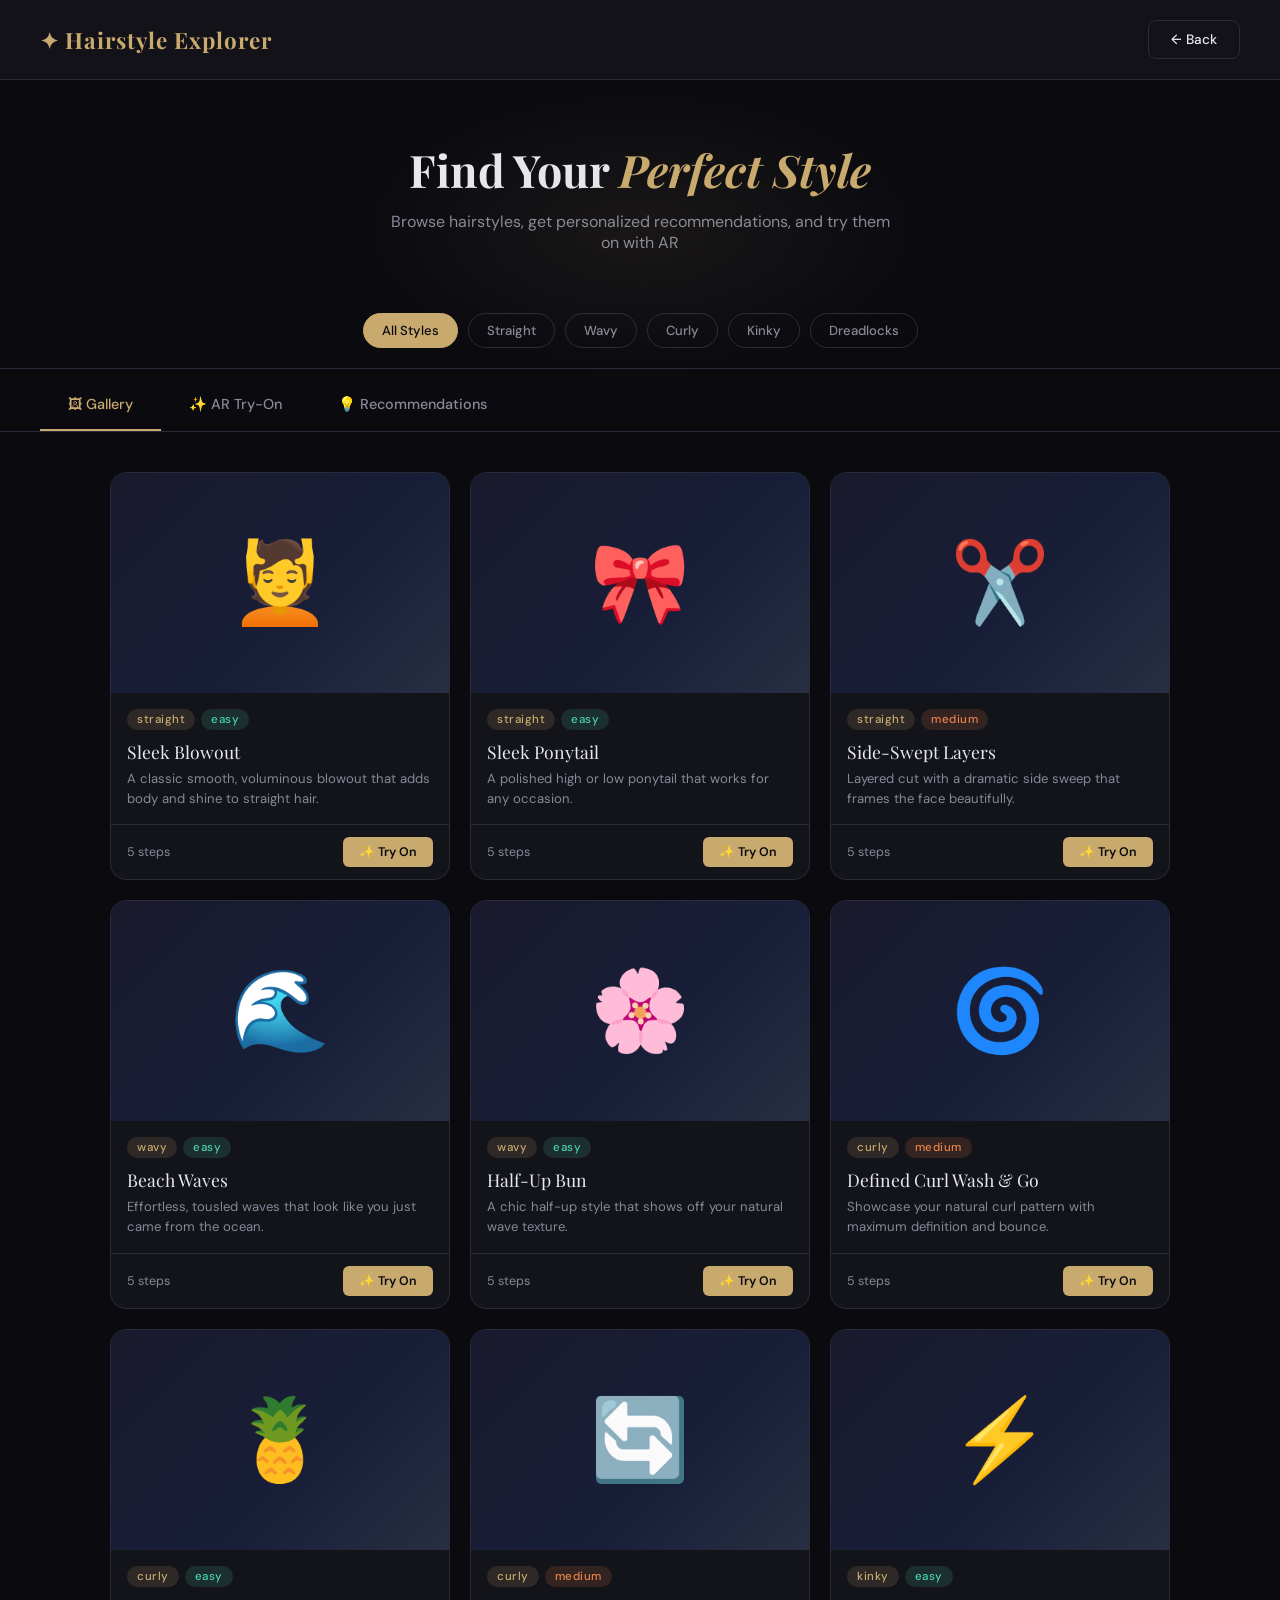
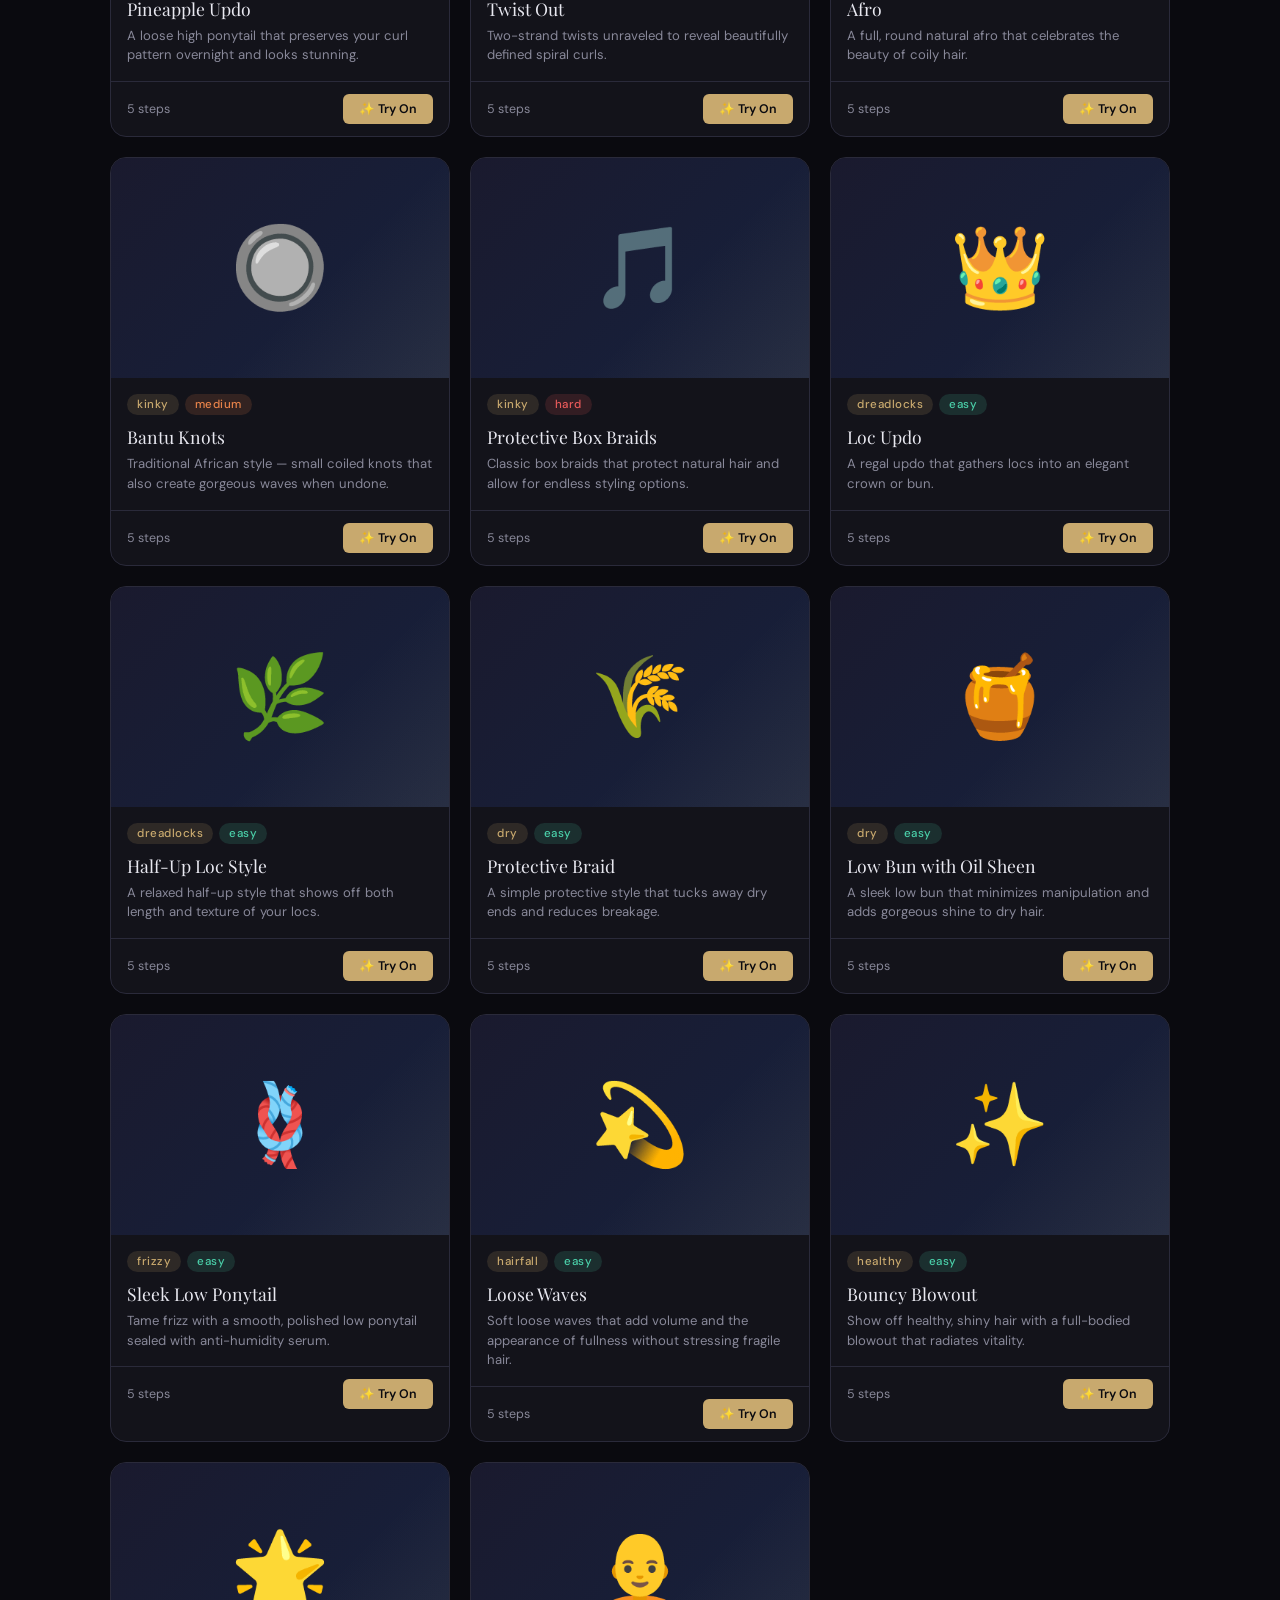
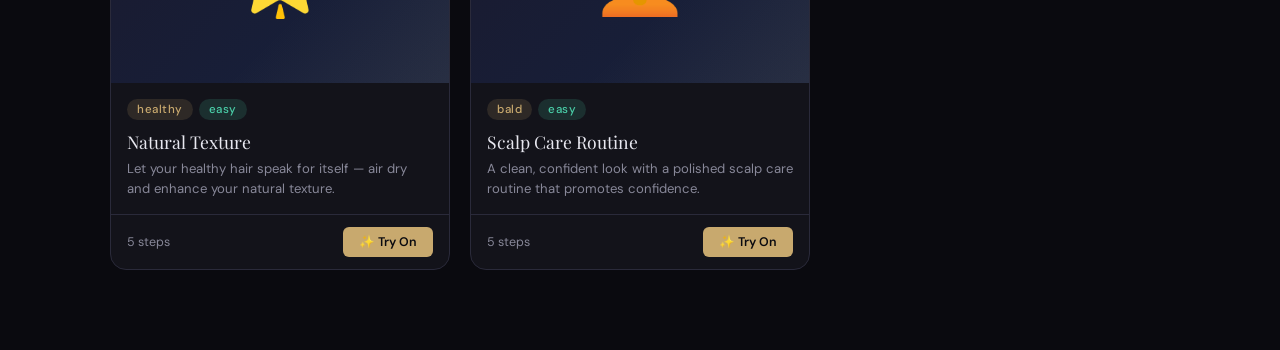
<file: frontend/Hairstyles.html>
<!DOCTYPE html>
<html lang="en">
<head>
  <meta charset="UTF-8">
  <meta name="viewport" content="width=device-width, initial-scale=1.0">
  <title>Hairstyle Explorer</title>
  <link href="https://fonts.googleapis.com/css2?family=Playfair+Display:ital,wght@0,400;0,700;1,400&family=DM+Sans:wght@300;400;500&display=swap" rel="stylesheet">
  <style>
    :root {
      --bg: #0a0a0f;
      --card: #13131a;
      --border: #2a2a3a;
      --accent: #c8a96e;
      --accent2: #7c6fcd;
      --text: #e8e8f0;
      --muted: #888899;
    }

    * { margin: 0; padding: 0; box-sizing: border-box; }

    body {
      background: var(--bg);
      color: var(--text);
      font-family: 'DM Sans', sans-serif;
      min-height: 100vh;
    }

    /* ===== HEADER ===== */
    header {
      padding: 20px 40px;
      border-bottom: 1px solid var(--border);
      display: flex;
      align-items: center;
      justify-content: space-between;
      background: rgba(19,19,26,0.95);
      position: sticky;
      top: 0;
      z-index: 100;
      backdrop-filter: blur(10px);
    }

    header h1 {
      font-family: 'Playfair Display', serif;
      font-size: 1.4rem;
      color: var(--accent);
      letter-spacing: 1px;
    }

    .btn {
      padding: 10px 22px;
      border-radius: 8px;
      font-family: 'DM Sans', sans-serif;
      font-size: 0.85rem;
      font-weight: 500;
      cursor: pointer;
      transition: all 0.2s;
      border: none;
    }
    .btn-outline {
      background: transparent;
      border: 1px solid var(--border);
      color: var(--text);
    }
    .btn-outline:hover { border-color: var(--accent); color: var(--accent); }

    /* ===== HERO ===== */
    .hero {
      text-align: center;
      padding: 60px 20px 40px;
      position: relative;
    }
    .hero::before {
      content: '';
      position: absolute;
      top: 0; left: 50%;
      transform: translateX(-50%);
      width: 600px;
      height: 300px;
      background: radial-gradient(ellipse, rgba(200,169,110,0.08) 0%, transparent 70%);
      pointer-events: none;
    }
    .hero h2 {
      font-family: 'Playfair Display', serif;
      font-size: 2.8rem;
      color: var(--text);
      margin-bottom: 12px;
    }
    .hero h2 span { color: var(--accent); font-style: italic; }
    .hero p { color: var(--muted); font-size: 1rem; max-width: 500px; margin: 0 auto; }

    /* ===== HAIR TYPE FILTER ===== */
    .filter-section {
      padding: 20px 40px;
      display: flex;
      gap: 10px;
      flex-wrap: wrap;
      justify-content: center;
      border-bottom: 1px solid var(--border);
    }

    .filter-btn {
      padding: 8px 18px;
      border-radius: 50px;
      font-size: 0.82rem;
      font-weight: 500;
      cursor: pointer;
      transition: all 0.2s;
      border: 1px solid var(--border);
      background: transparent;
      color: var(--muted);
      font-family: 'DM Sans', sans-serif;
    }
    .filter-btn:hover, .filter-btn.active {
      background: var(--accent);
      border-color: var(--accent);
      color: #0a0a0f;
    }

    /* ===== TABS ===== */
    .tabs {
      display: flex;
      gap: 0;
      padding: 0 40px;
      border-bottom: 1px solid var(--border);
      margin-top: 10px;
    }
    .tab {
      padding: 16px 28px;
      font-size: 0.9rem;
      font-weight: 500;
      color: var(--muted);
      cursor: pointer;
      border-bottom: 2px solid transparent;
      transition: all 0.2s;
      background: none;
      border-top: none;
      border-left: none;
      border-right: none;
      font-family: 'DM Sans', sans-serif;
    }
    .tab:hover { color: var(--text); }
    .tab.active { color: var(--accent); border-bottom-color: var(--accent); }

    /* ===== MAIN CONTENT ===== */
    .container { max-width: 1100px; margin: 0 auto; padding: 40px 20px 80px; }

    /* ===== GALLERY GRID ===== */
    .gallery-grid {
      display: grid;
      grid-template-columns: repeat(auto-fill, minmax(280px, 1fr));
      gap: 20px;
    }

    .style-card {
      background: var(--card);
      border: 1px solid var(--border);
      border-radius: 16px;
      overflow: hidden;
      cursor: pointer;
      transition: all 0.3s;
      position: relative;
    }
    .style-card:hover {
      transform: translateY(-4px);
      border-color: var(--accent);
      box-shadow: 0 20px 40px rgba(0,0,0,0.4);
    }

    .card-image {
      width: 100%;
      height: 220px;
      object-fit: cover;
      display: block;
      background: #1a1a25;
    }

    /* Placeholder image with emoji */
    .card-image-placeholder {
      width: 100%;
      height: 220px;
      background: linear-gradient(135deg, #1a1a2e, #16213e);
      display: flex;
      align-items: center;
      justify-content: center;
      font-size: 5rem;
      position: relative;
      overflow: hidden;
    }
    .card-image-placeholder::after {
      content: '';
      position: absolute;
      inset: 0;
      background: linear-gradient(135deg, transparent 60%, rgba(200,169,110,0.1));
    }

    .card-body { padding: 16px; }

    .card-tags {
      display: flex;
      gap: 6px;
      flex-wrap: wrap;
      margin-bottom: 10px;
    }
    .tag {
      padding: 3px 10px;
      border-radius: 50px;
      font-size: 0.72rem;
      font-weight: 500;
      letter-spacing: 0.5px;
    }
    .tag-type { background: rgba(200,169,110,0.15); color: var(--accent); }
    .tag-difficulty-easy { background: rgba(74,206,168,0.15); color: #4acea8; }
    .tag-difficulty-medium { background: rgba(232,131,74,0.15); color: #e8834a; }
    .tag-difficulty-hard { background: rgba(232,90,90,0.15); color: #e85a5a; }

    .card-name {
      font-family: 'Playfair Display', serif;
      font-size: 1.1rem;
      color: var(--text);
      margin-bottom: 6px;
    }
    .card-desc { font-size: 0.82rem; color: var(--muted); line-height: 1.5; }

    .card-footer {
      padding: 12px 16px;
      border-top: 1px solid var(--border);
      display: flex;
      justify-content: space-between;
      align-items: center;
    }
    .card-footer-text { font-size: 0.78rem; color: var(--muted); }

    .try-btn {
      padding: 7px 16px;
      background: var(--accent);
      color: #0a0a0f;
      border: none;
      border-radius: 6px;
      font-size: 0.78rem;
      font-weight: 600;
      cursor: pointer;
      transition: all 0.2s;
      font-family: 'DM Sans', sans-serif;
    }
    .try-btn:hover { background: #d4b87a; transform: scale(1.03); }

    /* ===== AR SECTION ===== */
    .ar-section { display: none; }
    .ar-section.visible { display: block; }

    .ar-container {
      display: grid;
      grid-template-columns: 1fr 340px;
      gap: 24px;
      align-items: start;
    }

    .ar-camera-box {
      background: var(--card);
      border: 1px solid var(--border);
      border-radius: 20px;
      overflow: hidden;
      position: relative;
      aspect-ratio: 4/3;
    }

    #arVideo {
      width: 100%;
      height: 100%;
      object-fit: cover;
      display: block;
      transform: scaleX(-1);
    }

    .ar-overlay {
      position: absolute;
      inset: 0;
      display: flex;
      align-items: center;
      justify-content: center;
      flex-direction: column;
      gap: 16px;
      background: rgba(10,10,15,0.7);
    }
    .ar-overlay.hidden { display: none; }

    .ar-overlay p { color: var(--muted); font-size: 0.9rem; text-align: center; }

    .start-camera-btn {
      padding: 14px 32px;
      background: var(--accent);
      color: #0a0a0f;
      border: none;
      border-radius: 50px;
      font-family: 'DM Sans', sans-serif;
      font-size: 0.95rem;
      font-weight: 700;
      cursor: pointer;
      transition: all 0.3s;
    }
    .start-camera-btn:hover {
      background: #d4b87a;
      transform: translateY(-2px);
      box-shadow: 0 10px 30px rgba(200,169,110,0.3);
    }

    /* AR canvas overlay */
    #arCanvas {
      position: absolute;
      top: 0; left: 0;
      width: 100%;
      height: 100%;
      pointer-events: none;
    }

    .ar-selected-style {
      position: absolute;
      bottom: 16px;
      left: 16px;
      background: rgba(10,10,15,0.85);
      border: 1px solid var(--border);
      border-radius: 10px;
      padding: 10px 14px;
      font-size: 0.82rem;
      color: var(--accent);
      backdrop-filter: blur(10px);
    }

    /* AR Style Picker */
    .ar-style-picker {
      background: var(--card);
      border: 1px solid var(--border);
      border-radius: 20px;
      padding: 20px;
    }

    .ar-picker-title {
      font-family: 'Playfair Display', serif;
      font-size: 1.1rem;
      color: var(--accent);
      margin-bottom: 16px;
      padding-bottom: 12px;
      border-bottom: 1px solid var(--border);
    }

    .ar-style-list {
      display: flex;
      flex-direction: column;
      gap: 10px;
      max-height: 480px;
      overflow-y: auto;
    }
    .ar-style-list::-webkit-scrollbar { width: 4px; }
    .ar-style-list::-webkit-scrollbar-track { background: transparent; }
    .ar-style-list::-webkit-scrollbar-thumb { background: var(--border); border-radius: 4px; }

    .ar-style-item {
      display: flex;
      align-items: center;
      gap: 12px;
      padding: 12px;
      border-radius: 10px;
      border: 1px solid transparent;
      cursor: pointer;
      transition: all 0.2s;
    }
    .ar-style-item:hover { background: rgba(255,255,255,0.04); border-color: var(--border); }
    .ar-style-item.selected { background: rgba(200,169,110,0.1); border-color: var(--accent); }

    .ar-style-emoji { font-size: 2rem; width: 48px; text-align: center; }
    .ar-style-name { font-size: 0.88rem; font-weight: 500; color: var(--text); }
    .ar-style-type { font-size: 0.75rem; color: var(--muted); margin-top: 2px; }

    /* AR note */
    .ar-note {
      background: rgba(124,111,205,0.1);
      border: 1px solid rgba(124,111,205,0.3);
      border-radius: 12px;
      padding: 14px;
      margin-top: 16px;
      font-size: 0.82rem;
      color: var(--muted);
      line-height: 1.5;
    }

    /* ===== RECOMMENDATIONS ===== */
    .rec-section { display: none; }
    .rec-section.visible { display: block; }

    .rec-selector {
      background: var(--card);
      border: 1px solid var(--border);
      border-radius: 16px;
      padding: 28px;
      margin-bottom: 28px;
      text-align: center;
    }
    .rec-selector h3 {
      font-family: 'Playfair Display', serif;
      font-size: 1.3rem;
      color: var(--accent);
      margin-bottom: 8px;
    }
    .rec-selector p { color: var(--muted); font-size: 0.88rem; margin-bottom: 20px; }

    .hair-type-btns {
      display: flex;
      flex-wrap: wrap;
      gap: 10px;
      justify-content: center;
    }
    .hair-type-btn {
      padding: 10px 20px;
      border-radius: 50px;
      font-size: 0.85rem;
      font-weight: 500;
      cursor: pointer;
      transition: all 0.2s;
      border: 1px solid var(--border);
      background: transparent;
      color: var(--muted);
      font-family: 'DM Sans', sans-serif;
    }
    .hair-type-btn:hover, .hair-type-btn.selected {
      border-color: var(--accent);
      color: var(--accent);
      background: rgba(200,169,110,0.1);
    }

    .rec-results { display: none; }
    .rec-results.visible { display: block; }

    .rec-header {
      display: flex;
      align-items: center;
      gap: 12px;
      margin-bottom: 20px;
    }
    .rec-header h3 {
      font-family: 'Playfair Display', serif;
      font-size: 1.4rem;
      color: var(--text);
    }
    .rec-badge {
      padding: 4px 12px;
      border-radius: 50px;
      font-size: 0.78rem;
      font-weight: 600;
      background: rgba(200,169,110,0.15);
      color: var(--accent);
    }

    /* ===== EMPTY STATE ===== */
    .empty-state {
      text-align: center;
      padding: 60px 20px;
      color: var(--muted);
    }
    .empty-state .icon { font-size: 3rem; margin-bottom: 16px; }
    .empty-state p { font-size: 0.9rem; }

    /* ===== MODAL ===== */
    .modal-overlay {
      position: fixed;
      inset: 0;
      background: rgba(0,0,0,0.8);
      z-index: 1000;
      display: flex;
      align-items: center;
      justify-content: center;
      padding: 20px;
      opacity: 0;
      pointer-events: none;
      transition: opacity 0.3s;
      backdrop-filter: blur(4px);
    }
    .modal-overlay.open { opacity: 1; pointer-events: all; }

    .modal {
      background: var(--card);
      border: 1px solid var(--border);
      border-radius: 20px;
      max-width: 520px;
      width: 100%;
      max-height: 80vh;
      overflow-y: auto;
      transform: translateY(20px);
      transition: transform 0.3s;
    }
    .modal-overlay.open .modal { transform: translateY(0); }

    .modal-image {
      width: 100%;
      height: 240px;
      display: flex;
      align-items: center;
      justify-content: center;
      font-size: 6rem;
      background: linear-gradient(135deg, #1a1a2e, #16213e);
    }
    .modal-body { padding: 24px; }
    .modal-title {
      font-family: 'Playfair Display', serif;
      font-size: 1.6rem;
      margin-bottom: 8px;
    }
    .modal-desc { color: var(--muted); font-size: 0.9rem; line-height: 1.6; margin-bottom: 20px; }

    .modal-section-title {
      font-size: 0.78rem;
      text-transform: uppercase;
      letter-spacing: 1px;
      color: var(--muted);
      margin-bottom: 10px;
    }
    .modal-steps { display: flex; flex-direction: column; gap: 10px; margin-bottom: 20px; }
    .modal-step {
      display: flex;
      gap: 12px;
      align-items: flex-start;
      font-size: 0.88rem;
      color: #ccccd8;
      line-height: 1.5;
    }
    .step-num {
      width: 24px;
      height: 24px;
      border-radius: 50%;
      background: rgba(200,169,110,0.2);
      color: var(--accent);
      font-size: 0.75rem;
      font-weight: 700;
      display: flex;
      align-items: center;
      justify-content: center;
      flex-shrink: 0;
      margin-top: 1px;
    }

    .modal-close {
      position: absolute;
      top: 16px;
      right: 16px;
      width: 36px;
      height: 36px;
      border-radius: 50%;
      background: rgba(255,255,255,0.1);
      border: none;
      color: var(--text);
      font-size: 1.1rem;
      cursor: pointer;
      display: flex;
      align-items: center;
      justify-content: center;
    }

    .modal-footer {
      padding: 16px 24px;
      border-top: 1px solid var(--border);
      display: flex;
      gap: 12px;
    }
    .modal-try-btn {
      flex: 1;
      padding: 12px;
      background: var(--accent);
      color: #0a0a0f;
      border: none;
      border-radius: 10px;
      font-family: 'DM Sans', sans-serif;
      font-size: 0.9rem;
      font-weight: 700;
      cursor: pointer;
      transition: all 0.2s;
    }
    .modal-try-btn:hover { background: #d4b87a; }

    @media (max-width: 768px) {
      .ar-container { grid-template-columns: 1fr; }
      header { padding: 16px 20px; }
      .filter-section { padding: 16px 20px; }
      .tabs { padding: 0 20px; }
      .hero h2 { font-size: 2rem; }
    }

    /* Animations */
    .fade-up {
      animation: fadeUp 0.5s ease forwards;
      opacity: 0;
    }
    @keyframes fadeUp {
      from { opacity: 0; transform: translateY(16px); }
      to   { opacity: 1; transform: translateY(0); }
    }
  </style>
</head>
<body>

<header>
  <h1>✦ Hairstyle Explorer</h1>
  <button class="btn btn-outline" onclick="window.location.href='dashboard.html'">← Back</button>
</header>

<div class="hero">
  <h2>Find Your <span>Perfect Style</span></h2>
  <p>Browse hairstyles, get personalized recommendations, and try them on with AR</p>
</div>

<!-- Filter Bar -->
<div class="filter-section">
  <button class="filter-btn active" onclick="filterCards('all', this)">All Styles</button>
  <button class="filter-btn" onclick="filterCards('straight', this)">Straight</button>
  <button class="filter-btn" onclick="filterCards('wavy', this)">Wavy</button>
  <button class="filter-btn" onclick="filterCards('curly', this)">Curly</button>
  <button class="filter-btn" onclick="filterCards('kinky', this)">Kinky</button>
  <button class="filter-btn" onclick="filterCards('dreadlocks', this)">Dreadlocks</button>
</div>

<!-- Tabs -->
<div class="tabs">
  <button class="tab active" onclick="switchTab('gallery', this)">🖼 Gallery</button>
  <button class="tab" onclick="switchTab('ar', this)">✨ AR Try-On</button>
  <button class="tab" onclick="switchTab('recommendations', this)">💡 Recommendations</button>
</div>

<div class="container">

  <!-- ===== GALLERY TAB ===== -->
  <div id="tab-gallery">
    <div class="gallery-grid" id="galleryGrid"></div>
  </div>

  <!-- ===== AR TAB ===== -->
  <div id="tab-ar" class="ar-section">
    <div class="ar-container">
      <!-- Camera -->
      <div>
        <div class="ar-camera-box">
          <video id="arVideo" autoplay playsinline muted></video>
          <canvas id="arCanvas"></canvas>
          <div class="ar-overlay" id="arOverlay">
            <div style="font-size:3rem">📷</div>
            <p>Start your camera to try on<br>hairstyles in real-time</p>
            <button class="start-camera-btn" onclick="startCamera()">Start Camera</button>
          </div>
          <div class="ar-selected-style" id="arSelectedLabel" style="display:none"></div>
        </div>
        <div class="ar-note">
          💡 <strong>How it works:</strong> Select a hairstyle from the panel, then position your face in the camera. The overlay shows how the style frames your face. For best results, face forward in good lighting.
        </div>
      </div>

      <!-- Style Picker -->
      <div class="ar-style-picker">
        <div class="ar-picker-title">✦ Choose a Style</div>
        <div class="ar-style-list" id="arStyleList"></div>
      </div>
    </div>
  </div>

  <!-- ===== RECOMMENDATIONS TAB ===== -->
  <div id="tab-recommendations" class="rec-section">
    <div class="rec-selector">
      <h3>What's Your Hair Type?</h3>
      <p>Select your hair type to get personalized style recommendations</p>
      <div class="hair-type-btns" id="hairTypeBtns">
        <button class="hair-type-btn" onclick="showRecs('straight', this)">💧 Straight</button>
        <button class="hair-type-btn" onclick="showRecs('wavy', this)">〰️ Wavy</button>
        <button class="hair-type-btn" onclick="showRecs('curly', this)">🌀 Curly</button>
        <button class="hair-type-btn" onclick="showRecs('kinky', this)">⚡ Kinky / Coily</button>
        <button class="hair-type-btn" onclick="showRecs('dreadlocks', this)">🎵 Dreadlocks</button>
        <button class="hair-type-btn" onclick="showRecs('dry', this)">🌵 Dry Hair</button>
        <button class="hair-type-btn" onclick="showRecs('frizzy', this)">☁️ Frizzy Hair</button>
        <button class="hair-type-btn" onclick="showRecs('hairfall', this)">🍂 Hair Fall</button>
        <button class="hair-type-btn" onclick="showRecs('healthy', this)">✨ Healthy</button>
        <button class="hair-type-btn" onclick="showRecs('bald', this)">🧑‍🦲 Bald / Thinning</button>
      </div>
    </div>
    <div class="rec-results" id="recResults">
      <div class="rec-header">
        <h3 id="recTitle">Recommended Styles</h3>
        <span class="rec-badge" id="recBadge">For Your Type</span>
      </div>
      <div class="gallery-grid" id="recGrid"></div>
    </div>
  </div>

</div>

<!-- ===== MODAL ===== -->
<div class="modal-overlay" id="modal" onclick="closeModal(event)">
  <div class="modal" style="position:relative">
    <button class="modal-close" onclick="closeModalDirect()">✕</button>
    <div class="modal-image" id="modalImage"></div>
    <div class="modal-body">
      <div class="card-tags" id="modalTags"></div>
      <div class="modal-title" id="modalTitle"></div>
      <div class="modal-desc" id="modalDesc"></div>
      <div class="modal-section-title">HOW TO ACHIEVE THIS LOOK</div>
      <div class="modal-steps" id="modalSteps"></div>
    </div>
    <div class="modal-footer">
      <button class="modal-try-btn" onclick="goToAR()">✨ Try On with AR</button>
    </div>
  </div>
</div>

<script>
// ===== HAIRSTYLE DATA =====
const hairstyles = [
  // STRAIGHT
  {
    id: 1, name: "Sleek Blowout", emoji: "💆", type: "straight", difficulty: "easy",
    desc: "A classic smooth, voluminous blowout that adds body and shine to straight hair.",
    arColor: "#8B4513", arLength: "long",
    steps: ["Wash and towel dry hair", "Apply heat protectant spray", "Blow dry with round brush, lifting at roots", "Finish with a light serum for shine", "Set with cool air for 30 seconds"]
  },
  {
    id: 2, name: "Sleek Ponytail", emoji: "🎀", type: "straight", difficulty: "easy",
    desc: "A polished high or low ponytail that works for any occasion.",
    arColor: "#4a3728", arLength: "long",
    steps: ["Brush hair smooth", "Apply edge control or hair gel to tame flyaways", "Gather at desired height and secure", "Wrap a piece of hair around the band", "Mist with light-hold hairspray"]
  },
  {
    id: 3, name: "Side-Swept Layers", emoji: "✂️", type: "straight", difficulty: "medium",
    desc: "Layered cut with a dramatic side sweep that frames the face beautifully.",
    arColor: "#6b4c3b", arLength: "medium",
    steps: ["Ask your stylist for long layers", "Part hair deeply to one side", "Blow dry over to enhance the sweep", "Use a large barrel curling iron for soft movement", "Finish with a soft-hold spray"]
  },
  // WAVY
  {
    id: 4, name: "Beach Waves", emoji: "🌊", type: "wavy", difficulty: "easy",
    desc: "Effortless, tousled waves that look like you just came from the ocean.",
    arColor: "#c4956a", arLength: "long",
    steps: ["Apply mousse to damp hair", "Scrunch and diffuse dry on low heat", "Once dry, scrunch out the crunch", "Spray with sea salt spray", "Tousle with fingers for natural finish"]
  },
  {
    id: 5, name: "Half-Up Bun", emoji: "🌸", type: "wavy", difficulty: "easy",
    desc: "A chic half-up style that shows off your natural wave texture.",
    arColor: "#a0724f", arLength: "long",
    steps: ["Let waves air dry or diffuse", "Section top half of hair", "Twist loosely and secure as a bun", "Pull out a few face-framing pieces", "Finish with texturizing spray"]
  },
  // CURLY
  {
    id: 6, name: "Defined Curl Wash & Go", emoji: "🌀", type: "curly", difficulty: "medium",
    desc: "Showcase your natural curl pattern with maximum definition and bounce.",
    arColor: "#5c3d2e", arLength: "medium",
    steps: ["Co-wash and condition thoroughly", "Apply leave-in conditioner on soaking wet hair", "Rake through gel from roots to ends", "Diffuse dry on low heat", "Scrunch out the cast when fully dry"]
  },
  {
    id: 7, name: "Pineapple Updo", emoji: "🍍", type: "curly", difficulty: "easy",
    desc: "A loose high ponytail that preserves your curl pattern overnight and looks stunning.",
    arColor: "#7a4f3a", arLength: "long",
    steps: ["Flip head upside down", "Gather all curls to the very top", "Secure loosely with a silk scrunchie", "Let curls fall naturally around the crown", "Perfect for second-day hair!"]
  },
  {
    id: 8, name: "Twist Out", emoji: "🔄", type: "curly", difficulty: "medium",
    desc: "Two-strand twists unraveled to reveal beautifully defined spiral curls.",
    arColor: "#6b3a2a", arLength: "medium",
    steps: ["Apply twisting butter to damp hair", "Divide into sections and two-strand twist each", "Allow to fully dry (air or diffuse)", "Apply oil to fingers and unravel each twist", "Separate gently for volume"]
  },
  // KINKY
  {
    id: 9, name: "Afro", emoji: "⚡", type: "kinky", difficulty: "easy",
    desc: "A full, round natural afro that celebrates the beauty of coily hair.",
    arColor: "#3d2314", arLength: "medium",
    steps: ["Moisturize thoroughly with LOC method", "Detangle section by section", "Pick out from roots using an afro pick", "Shape into desired roundness", "Finish with a light sheen spray"]
  },
  {
    id: 10, name: "Bantu Knots", emoji: "🔘", type: "kinky", difficulty: "medium",
    desc: "Traditional African style — small coiled knots that also create gorgeous waves when undone.",
    arColor: "#4a2c1a", arLength: "short",
    steps: ["Section damp hair into equal parts", "Apply styling cream to each section", "Twist each section tightly", "Coil around itself into a knot", "Secure the end and let fully dry before unraveling"]
  },
  {
    id: 11, name: "Protective Box Braids", emoji: "🎵", type: "kinky", difficulty: "hard",
    desc: "Classic box braids that protect natural hair and allow for endless styling options.",
    arColor: "#2d1a0e", arLength: "long",
    steps: ["Part hair into clean square sections", "Apply edge control to each section", "Braid from root — add extension hair if desired", "Braid to desired length", "Dip ends in hot water to seal (synthetic hair)"]
  },
  // DREADLOCKS
  {
    id: 12, name: "Loc Updo", emoji: "👑", type: "dreadlocks", difficulty: "easy",
    desc: "A regal updo that gathers locs into an elegant crown or bun.",
    arColor: "#3b2a1a", arLength: "long",
    steps: ["Gather locs to desired position", "Twist or coil into bun shape", "Pin with large bobby pins or loc pins", "Leave some locs out to frame the face", "Mist with loc moisturizing spray"]
  },
  {
    id: 13, name: "Half-Up Loc Style", emoji: "🌿", type: "dreadlocks", difficulty: "easy",
    desc: "A relaxed half-up style that shows off both length and texture of your locs.",
    arColor: "#4d3520", arLength: "long",
    steps: ["Section top half of locs", "Gather and loosely twist together", "Secure with a hair tie or loc band", "Let remaining locs hang freely", "Optional: add decorative beads or wraps"]
  },
  // DRY
  {
    id: 14, name: "Protective Braid", emoji: "🌾", type: "dry", difficulty: "easy",
    desc: "A simple protective style that tucks away dry ends and reduces breakage.",
    arColor: "#8a6545", arLength: "long",
    steps: ["Moisturize hair thoroughly", "Apply a leave-in conditioner", "Braid loosely — tight braids cause more breakage", "Seal ends with castor oil", "Cover with silk scarf at night"]
  },
  {
    id: 15, name: "Low Bun with Oil Sheen", emoji: "🍯", type: "dry", difficulty: "easy",
    desc: "A sleek low bun that minimizes manipulation and adds gorgeous shine to dry hair.",
    arColor: "#7a5535", arLength: "medium",
    steps: ["Apply argan oil generously", "Smooth hair back gently", "Gather into a low bun", "Secure without pulling tightly", "Mist with shine spray for luminous finish"]
  },
  // FRIZZY
  {
    id: 16, name: "Sleek Low Ponytail", emoji: "🪢", type: "frizzy", difficulty: "easy",
    desc: "Tame frizz with a smooth, polished low ponytail sealed with anti-humidity serum.",
    arColor: "#6b5040", arLength: "long",
    steps: ["Apply anti-frizz serum to damp hair", "Blow dry smooth with a paddle brush", "Gather into low ponytail", "Apply gel to smooth any flyaways", "Seal with cold water rinse first next wash"]
  },
  // HAIRFALL
  {
    id: 17, name: "Loose Waves", emoji: "💫", type: "hairfall", difficulty: "easy",
    desc: "Soft loose waves that add volume and the appearance of fullness without stressing fragile hair.",
    arColor: "#9b7a5a", arLength: "medium",
    steps: ["Use volumizing mousse on roots", "Blow dry gently on medium heat", "Loosely curl with large barrel iron", "Do not over-manipulate", "Finish with lightweight volume spray — avoid heavy products"]
  },
  // HEALTHY
  {
    id: 18, name: "Bouncy Blowout", emoji: "✨", type: "healthy", difficulty: "easy",
    desc: "Show off healthy, shiny hair with a full-bodied blowout that radiates vitality.",
    arColor: "#c4956a", arLength: "long",
    steps: ["Apply heat protectant", "Blow dry with large round brush for volume", "Curl ends slightly inward", "Finish with a light shine serum", "Set with a light-hold spray"]
  },
  {
    id: 19, name: "Natural Texture", emoji: "🌟", type: "healthy", difficulty: "easy",
    desc: "Let your healthy hair speak for itself — air dry and enhance your natural texture.",
    arColor: "#b08060", arLength: "medium",
    steps: ["Wash with balancing shampoo", "Apply lightweight conditioner", "Gently squeeze excess water out", "Apply a small amount of hair oil", "Air dry completely — no heat needed!"]
  },
  // BALD
  {
    id: 20, name: "Scalp Care Routine", emoji: "🧑‍🦲", type: "bald", difficulty: "easy",
    desc: "A clean, confident look with a polished scalp care routine that promotes confidence.",
    arColor: "#skin", arLength: "none",
    steps: ["Cleanse scalp with gentle shampoo", "Apply moisturizing scalp serum", "Massage for 5 minutes to stimulate circulation", "Apply SPF scalp protection spray", "Embrace and own your look confidently!"]
  },
];

// ===== RECOMMENDATIONS DATA =====
const recommendations = {
  straight: { title: "For Straight Hair", badge: "Straight ✨", ids: [1, 2, 3, 18] },
  wavy:     { title: "For Wavy Hair",     badge: "Wavy 〰️",    ids: [4, 5, 18, 19] },
  curly:    { title: "For Curly Hair",    badge: "Curly 🌀",   ids: [6, 7, 8] },
  kinky:    { title: "For Kinky/Coily",   badge: "Kinky ⚡",   ids: [9, 10, 11] },
  dreadlocks:{ title: "For Locs",         badge: "Locs 🎵",   ids: [12, 13] },
  dry:      { title: "For Dry Hair",      badge: "Dry 🌵",     ids: [14, 15, 8] },
  frizzy:   { title: "For Frizzy Hair",   badge: "Frizzy ☁️",  ids: [16, 1, 2] },
  hairfall: { title: "For Hair Fall",     badge: "Hair Fall 🍂", ids: [17, 14, 15] },
  healthy:  { title: "For Healthy Hair",  badge: "Healthy ✨",  ids: [18, 19, 1, 4] },
  bald:     { title: "For Thinning Hair", badge: "Bald 🧑‍🦲",  ids: [20, 17] },
};

// ===== RENDER CARD =====
function renderCard(style, delay = 0) {
  const diffClass = { easy: 'tag-difficulty-easy', medium: 'tag-difficulty-medium', hard: 'tag-difficulty-hard' }[style.difficulty];
  return `
    <div class="style-card fade-up" style="animation-delay:${delay}s" 
         data-type="${style.type}" onclick="openModal(${style.id})">
      <div class="card-image-placeholder">${style.emoji}</div>
      <div class="card-body">
        <div class="card-tags">
          <span class="tag tag-type">${style.type}</span>
          <span class="tag ${diffClass}">${style.difficulty}</span>
        </div>
        <div class="card-name">${style.name}</div>
        <div class="card-desc">${style.desc}</div>
      </div>
      <div class="card-footer">
        <span class="card-footer-text">${style.steps.length} steps</span>
        <button class="try-btn" onclick="event.stopPropagation(); goToARWithStyle(${style.id})">✨ Try On</button>
      </div>
    </div>`;
}

// ===== RENDER GALLERY =====
function renderGallery(filter = 'all') {
  const grid = document.getElementById('galleryGrid');
  const filtered = filter === 'all' ? hairstyles : hairstyles.filter(s => s.type === filter);
  if (filtered.length === 0) {
    grid.innerHTML = `<div class="empty-state" style="grid-column:1/-1"><div class="icon">✂️</div><p>No styles found for this filter</p></div>`;
    return;
  }
  grid.innerHTML = filtered.map((s, i) => renderCard(s, i * 0.05)).join('');
}

// ===== FILTER =====
function filterCards(type, btn) {
  document.querySelectorAll('.filter-btn').forEach(b => b.classList.remove('active'));
  btn.classList.add('active');
  renderGallery(type);
}

// ===== TABS =====
function switchTab(tab, btn) {
  document.querySelectorAll('.tab').forEach(t => t.classList.remove('active'));
  btn.classList.add('active');
  document.getElementById('tab-gallery').style.display = 'none';
  document.getElementById('tab-ar').classList.remove('visible');
  document.getElementById('tab-recommendations').classList.remove('visible');

  if (tab === 'gallery') {
    document.getElementById('tab-gallery').style.display = 'block';
  } else if (tab === 'ar') {
    document.getElementById('tab-ar').classList.add('visible');
    renderARList();
  } else {
    document.getElementById('tab-recommendations').classList.add('visible');
  }
}

// ===== MODAL =====
let currentModalStyle = null;
function openModal(id) {
  const style = hairstyles.find(s => s.id === id);
  currentModalStyle = style;
  document.getElementById('modalImage').textContent = style.emoji;
  document.getElementById('modalTitle').textContent = style.name;
  document.getElementById('modalDesc').textContent = style.desc;
  const diffClass = { easy: 'tag-difficulty-easy', medium: 'tag-difficulty-medium', hard: 'tag-difficulty-hard' }[style.difficulty];
  document.getElementById('modalTags').innerHTML = `
    <span class="tag tag-type">${style.type}</span>
    <span class="tag ${diffClass}">${style.difficulty}</span>`;
  document.getElementById('modalSteps').innerHTML = style.steps.map((step, i) =>
    `<div class="modal-step"><div class="step-num">${i+1}</div><span>${step}</span></div>`
  ).join('');
  document.getElementById('modal').classList.add('open');
}

function closeModal(e) {
  if (e.target === document.getElementById('modal')) closeModalDirect();
}
function closeModalDirect() {
  document.getElementById('modal').classList.remove('open');
}

function goToAR() {
  closeModalDirect();
  const arTab = document.querySelector('.tab:nth-child(2)');
  switchTab('ar', arTab);
  if (currentModalStyle) selectARStyle(currentModalStyle.id);
}

// ===== AR =====
let arStream = null;
let selectedARStyle = null;

function renderARList() {
  const list = document.getElementById('arStyleList');
  list.innerHTML = hairstyles.map(s => `
    <div class="ar-style-item ${selectedARStyle?.id === s.id ? 'selected' : ''}" 
         id="aritem-${s.id}" onclick="selectARStyle(${s.id})">
      <div class="ar-style-emoji">${s.emoji}</div>
      <div>
        <div class="ar-style-name">${s.name}</div>
        <div class="ar-style-type">${s.type} • ${s.difficulty}</div>
      </div>
    </div>`).join('');
}

function selectARStyle(id) {
  selectedARStyle = hairstyles.find(s => s.id === id);
  document.querySelectorAll('.ar-style-item').forEach(el => el.classList.remove('selected'));
  const el = document.getElementById(`aritem-${id}`);
  if (el) { el.classList.add('selected'); el.scrollIntoView({ behavior: 'smooth', block: 'nearest' }); }
  const label = document.getElementById('arSelectedLabel');
  label.textContent = `${selectedARStyle.emoji} ${selectedARStyle.name}`;
  label.style.display = 'block';
  drawAROverlay();
}

function goToARWithStyle(id) {
  const arTab = document.querySelector('.tab:nth-child(2)');
  switchTab('ar', arTab);
  setTimeout(() => selectARStyle(id), 100);
}

async function startCamera() {
  try {
    arStream = await navigator.mediaDevices.getUserMedia({
      video: { facingMode: 'user', width: { ideal: 640 }, height: { ideal: 480 } },
      audio: false
    });
    const video = document.getElementById('arVideo');
    video.srcObject = arStream;
    document.getElementById('arOverlay').classList.add('hidden');
    renderARList();

    video.addEventListener('loadedmetadata', () => {
      resizeCanvas();
      setInterval(drawAROverlay, 50);
    });

    window.addEventListener('resize', resizeCanvas);
  } catch (err) {
    alert('Could not access camera. Please allow camera permission in Chrome flags or System Settings.');
  }
}

function resizeCanvas() {
  const video = document.getElementById('arVideo');
  const canvas = document.getElementById('arCanvas');
  // Match canvas to the displayed size of the video element
  const rect = video.getBoundingClientRect();
  canvas.width = rect.width || video.videoWidth || 640;
  canvas.height = rect.height || video.videoHeight || 480;
}

function drawAROverlay() {
  const canvas = document.getElementById('arCanvas');
  const ctx = canvas.getContext('2d');
  const w = canvas.width;
  const h = canvas.height;

  ctx.clearRect(0, 0, w, h);

  if (!selectedARStyle || !arStream || w === 0 || h === 0) return;

  const style = selectedARStyle;

  const hairColors = {
    straight: '#8B5E3C', wavy: '#C4956A', curly: '#4a2a1a',
    kinky: '#2d1a0e', dreadlocks: '#3b2510', dry: '#9a6b40',
    frizzy: '#7a4f2a', hairfall: '#8a6040', healthy: '#7a5030',
    bald: '#d4a574', notbald: '#8a6040', default: '#7a5035'
  };
  const color = hairColors[style.type] || hairColors.default;

  // Face center estimate — upper 40% of frame
  const cx = w / 2;
  const cy = h * 0.38;

  ctx.save();

  if (style.type === 'bald' || style.arLength === 'none') {
    // Shiny bald head
    const grad = ctx.createRadialGradient(cx, cy * 0.7, 5, cx, cy * 0.7, w * 0.25);
    grad.addColorStop(0, 'rgba(255,220,150,0.55)');
    grad.addColorStop(0.5, 'rgba(210,170,110,0.3)');
    grad.addColorStop(1, 'transparent');
    ctx.fillStyle = grad;
    ctx.beginPath();
    ctx.ellipse(cx, cy * 0.72, w * 0.22, h * 0.2, 0, 0, Math.PI * 2);
    ctx.fill();

  } else if (style.arLength === 'long') {
    // ── TOP/CROWN hair ──
    const topGrad = ctx.createRadialGradient(cx, cy * 0.45, 0, cx, cy * 0.45, w * 0.4);
    topGrad.addColorStop(0, color + 'ee');
    topGrad.addColorStop(0.5, color + 'aa');
    topGrad.addColorStop(1, 'transparent');
    ctx.fillStyle = topGrad;
    ctx.beginPath();
    ctx.ellipse(cx, cy * 0.45, w * 0.38, h * 0.22, 0, 0, Math.PI * 2);
    ctx.fill();

    // ── LEFT side flowing down ──
    ctx.globalAlpha = 0.75;
    const leftGrad = ctx.createLinearGradient(cx - w*0.35, cy*0.3, cx - w*0.2, h*0.95);
    leftGrad.addColorStop(0, color + 'cc');
    leftGrad.addColorStop(1, color + '22');
    ctx.fillStyle = leftGrad;
    ctx.beginPath();
    ctx.moveTo(cx - w*0.28, cy*0.3);
    ctx.bezierCurveTo(cx - w*0.42, cy*0.5, cx - w*0.44, cy*0.8, cx - w*0.32, h*0.92);
    ctx.bezierCurveTo(cx - w*0.22, h*0.95, cx - w*0.18, h*0.85, cx - w*0.2, cy*0.7);
    ctx.bezierCurveTo(cx - w*0.22, cy*0.45, cx - w*0.2, cy*0.3, cx - w*0.28, cy*0.3);
    ctx.fill();

    // ── RIGHT side flowing down ──
    const rightGrad = ctx.createLinearGradient(cx + w*0.35, cy*0.3, cx + w*0.2, h*0.95);
    rightGrad.addColorStop(0, color + 'cc');
    rightGrad.addColorStop(1, color + '22');
    ctx.fillStyle = rightGrad;
    ctx.beginPath();
    ctx.moveTo(cx + w*0.28, cy*0.3);
    ctx.bezierCurveTo(cx + w*0.42, cy*0.5, cx + w*0.44, cy*0.8, cx + w*0.32, h*0.92);
    ctx.bezierCurveTo(cx + w*0.22, h*0.95, cx + w*0.18, h*0.85, cx + w*0.2, cy*0.7);
    ctx.bezierCurveTo(cx + w*0.22, cy*0.45, cx + w*0.2, cy*0.3, cx + w*0.28, cy*0.3);
    ctx.fill();

  } else if (style.arLength === 'medium') {
    // Top
    ctx.globalAlpha = 0.78;
    const topGrad = ctx.createRadialGradient(cx, cy * 0.4, 0, cx, cy * 0.4, w * 0.38);
    topGrad.addColorStop(0, color + 'dd');
    topGrad.addColorStop(0.6, color + '99');
    topGrad.addColorStop(1, 'transparent');
    ctx.fillStyle = topGrad;
    ctx.beginPath();
    ctx.ellipse(cx, cy * 0.4, w * 0.36, h * 0.2, 0, 0, Math.PI * 2);
    ctx.fill();

    // Sides medium length
    ctx.globalAlpha = 0.65;
    ctx.fillStyle = color + 'bb';
    // Left
    ctx.beginPath();
    ctx.moveTo(cx - w*0.26, cy*0.28);
    ctx.bezierCurveTo(cx - w*0.40, cy*0.45, cx - w*0.40, cy*0.75, cx - w*0.28, h*0.68);
    ctx.bezierCurveTo(cx - w*0.18, h*0.7, cx - w*0.15, cy*0.65, cx - w*0.18, cy*0.5);
    ctx.bezierCurveTo(cx - w*0.20, cy*0.35, cx - w*0.18, cy*0.28, cx - w*0.26, cy*0.28);
    ctx.fill();
    // Right
    ctx.beginPath();
    ctx.moveTo(cx + w*0.26, cy*0.28);
    ctx.bezierCurveTo(cx + w*0.40, cy*0.45, cx + w*0.40, cy*0.75, cx + w*0.28, h*0.68);
    ctx.bezierCurveTo(cx + w*0.18, h*0.7, cx + w*0.15, cy*0.65, cx + w*0.18, cy*0.5);
    ctx.bezierCurveTo(cx + w*0.20, cy*0.35, cx + w*0.18, cy*0.28, cx + w*0.26, cy*0.28);
    ctx.fill();

  } else {
    // Short hair — just top crown
    ctx.globalAlpha = 0.8;
    const topGrad = ctx.createRadialGradient(cx, cy * 0.38, 0, cx, cy * 0.38, w * 0.3);
    topGrad.addColorStop(0, color + 'ee');
    topGrad.addColorStop(0.6, color + 'aa');
    topGrad.addColorStop(1, 'transparent');
    ctx.fillStyle = topGrad;
    ctx.beginPath();
    ctx.ellipse(cx, cy * 0.38, w * 0.28, h * 0.16, 0, 0, Math.PI * 2);
    ctx.fill();

    // Kinky/afro — extra puff
    if (style.type === 'kinky') {
      ctx.globalAlpha = 0.55;
      ctx.fillStyle = color + 'bb';
      ctx.beginPath();
      ctx.ellipse(cx, cy * 0.3, w * 0.36, h * 0.22, 0, 0, Math.PI * 2);
      ctx.fill();
    }
  }

  // Wavy lines on top of hair
  if (['wavy', 'curly', 'frizzy'].includes(style.type)) {
    ctx.globalAlpha = 0.4;
    ctx.strokeStyle = '#ffffff';
    ctx.lineWidth = 2;
    for (let i = 0; i < 5; i++) {
      const startX = cx - w*0.3 + i * (w*0.15);
      ctx.beginPath();
      ctx.moveTo(startX, cy * 0.5);
      for (let x = 0; x < w * 0.12; x += 4) {
        ctx.lineTo(startX + x, cy * 0.5 + Math.sin(x * 0.3) * 6);
      }
      ctx.stroke();
    }
  }

  // Dreadlocks lines
  if (style.type === 'dreadlocks') {
    ctx.globalAlpha = 0.5;
    ctx.strokeStyle = color;
    ctx.lineWidth = 5;
    const locCount = 8;
    for (let i = 0; i < locCount; i++) {
      const x = cx - w*0.32 + i * (w*0.64 / (locCount-1));
      ctx.beginPath();
      ctx.moveTo(x, cy * 0.4);
      ctx.bezierCurveTo(x + 8, cy*0.6, x - 8, cy*0.8, x + 5, h*0.85);
      ctx.stroke();
    }
  }

  ctx.restore();

  // ── Label overlay ──
  ctx.save();
  ctx.globalAlpha = 1;
  ctx.fillStyle = 'rgba(10,10,15,0.75)';
  const labelW = 190;
  const labelH = 38;
  const labelX = w - labelW - 12;
  const labelY = h - labelH - 12;
  ctx.beginPath();
  ctx.roundRect(labelX, labelY, labelW, labelH, 10);
  ctx.fill();
  ctx.fillStyle = '#c8a96e';
  ctx.font = 'bold 13px sans-serif';
  ctx.textAlign = 'center';
  ctx.fillText(`${style.emoji}  ${style.name}`, labelX + labelW/2, labelY + 24);
  ctx.restore();
}

// ===== RECOMMENDATIONS =====
function showRecs(type, btn) {
  document.querySelectorAll('.hair-type-btn').forEach(b => b.classList.remove('selected'));
  btn.classList.add('selected');

  const rec = recommendations[type];
  const styles = hairstyles.filter(s => rec.ids.includes(s.id));

  document.getElementById('recTitle').textContent = rec.title;
  document.getElementById('recBadge').textContent = rec.badge;
  document.getElementById('recGrid').innerHTML = styles.map((s, i) => renderCard(s, i * 0.05)).join('');
  document.getElementById('recResults').classList.add('visible');
}

// ===== INIT =====
renderGallery();

// Check if coming from results page with a hair type
const savedType = sessionStorage.getItem('hairType');
if (savedType) {
  const normalized = savedType.toLowerCase().trim();
  if (recommendations[normalized]) {
    // Auto-show recommendations tab
    setTimeout(() => {
      const recTab = document.querySelector('.tab:nth-child(3)');
      switchTab('recommendations', recTab);
      const btn = [...document.querySelectorAll('.hair-type-btn')].find(b =>
        b.getAttribute('onclick').includes(`'${normalized}'`)
      );
      if (btn) showRecs(normalized, btn);
    }, 300);
  }
}
</script>

</body>
</html>
</file>
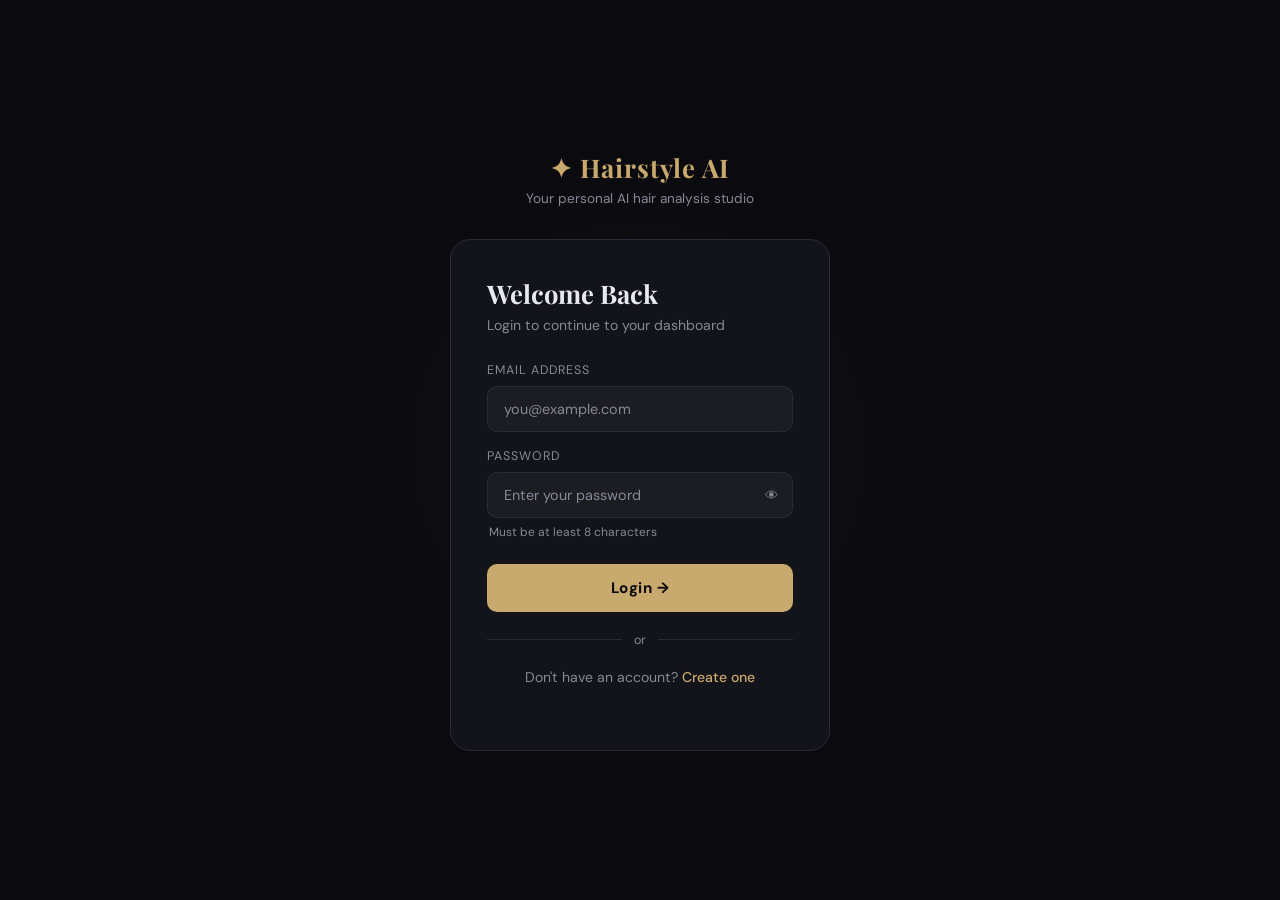
<file: frontend/login.html>
<!DOCTYPE html>
<html lang="en">
<head>
  <meta charset="UTF-8">
  <meta name="viewport" content="width=device-width, initial-scale=1.0">
  <title>Login - Hairstyle AI</title>
  <link href="https://fonts.googleapis.com/css2?family=Playfair+Display:wght@400;700&family=DM+Sans:wght@300;400;500&display=swap" rel="stylesheet">
  <style>
    :root {
      --bg: #0a0a0f;
      --card: #13131a;
      --border: #2a2a3a;
      --accent: #c8a96e;
      --text: #e8e8f0;
      --muted: #888899;
    }

    * { margin: 0; padding: 0; box-sizing: border-box; }

    body {
      background: var(--bg);
      min-height: 100vh;
      display: flex;
      align-items: center;
      justify-content: center;
      font-family: 'DM Sans', sans-serif;
      position: relative;
      overflow: hidden;
    }

    body::before {
      content: '';
      position: absolute;
      width: 600px; height: 600px;
      background: radial-gradient(circle, rgba(200,169,110,0.06) 0%, transparent 70%);
      top: 50%; left: 50%;
      transform: translate(-50%, -50%);
      pointer-events: none;
    }

    .wrapper {
      width: 100%;
      max-width: 420px;
      padding: 20px;
      position: relative;
      z-index: 1;
    }

    .logo {
      text-align: center;
      margin-bottom: 32px;
    }

    .logo h1 {
      font-family: 'Playfair Display', serif;
      font-size: 1.6rem;
      color: var(--accent);
      letter-spacing: 1px;
    }

    .logo p {
      color: var(--muted);
      font-size: 0.85rem;
      margin-top: 6px;
    }

    .card {
      background: var(--card);
      border: 1px solid var(--border);
      border-radius: 20px;
      padding: 36px;
    }

    .card h2 {
      font-family: 'Playfair Display', serif;
      font-size: 1.6rem;
      color: var(--text);
      margin-bottom: 6px;
    }

    .card > p {
      color: var(--muted);
      font-size: 0.88rem;
      margin-bottom: 28px;
    }

    .input-group { margin-bottom: 16px; }

    .input-group label {
      display: block;
      font-size: 0.78rem;
      text-transform: uppercase;
      letter-spacing: 1px;
      color: var(--muted);
      margin-bottom: 8px;
    }

    .input-wrapper {
      position: relative;
    }

    .input-group input {
      width: 100%;
      padding: 13px 16px;
      background: rgba(255,255,255,0.04);
      border: 1px solid var(--border);
      border-radius: 10px;
      color: var(--text);
      font-family: 'DM Sans', sans-serif;
      font-size: 0.9rem;
      outline: none;
      transition: border-color 0.2s;
    }

    .input-group input:focus { border-color: var(--accent); }
    .input-group input::placeholder { color: var(--muted); }
    .input-group input.error { border-color: #e85a5a; }
    .input-group input.success { border-color: #4acea8; }

    /* Toggle password visibility */
    .toggle-pw {
      position: absolute;
      right: 14px;
      top: 50%;
      transform: translateY(-50%);
      background: none;
      border: none;
      color: var(--muted);
      cursor: pointer;
      font-size: 0.85rem;
      padding: 0;
    }
    .toggle-pw:hover { color: var(--accent); }

    /* Error message */
    .error-msg {
      color: #e85a5a;
      font-size: 0.78rem;
      margin-top: 6px;
      padding-left: 2px;
    }

    /* General form error box */
    .form-error {
      background: rgba(232,90,90,0.1);
      border: 1px solid rgba(232,90,90,0.3);
      border-radius: 10px;
      padding: 12px 16px;
      color: #e85a5a;
      font-size: 0.85rem;
      margin-bottom: 16px;
      display: none;
    }

    .btn-login {
      width: 100%;
      padding: 14px;
      background: var(--accent);
      color: #0a0a0f;
      border: none;
      border-radius: 10px;
      font-family: 'DM Sans', sans-serif;
      font-size: 0.95rem;
      font-weight: 700;
      cursor: pointer;
      margin-top: 8px;
      transition: all 0.2s;
      letter-spacing: 0.5px;
    }

    .btn-login:hover {
      background: #d4b87a;
      transform: translateY(-1px);
      box-shadow: 0 8px 25px rgba(200,169,110,0.25);
    }

    .btn-login:disabled {
      opacity: 0.6;
      cursor: not-allowed;
      transform: none;
    }

    .switch {
      text-align: center;
      margin-top: 20px;
      font-size: 0.85rem;
      color: var(--muted);
    }

    .switch a {
      color: var(--accent);
      text-decoration: none;
      font-weight: 500;
    }

    .switch a:hover { text-decoration: underline; }

    .divider {
      display: flex;
      align-items: center;
      gap: 12px;
      margin: 20px 0;
    }

    .divider span {
      flex: 1;
      height: 1px;
      background: var(--border);
    }

    .divider p { color: var(--muted); font-size: 0.78rem; }

    /* Password requirements hint */
    .pw-hint {
      font-size: 0.75rem;
      color: var(--muted);
      margin-top: 6px;
      padding-left: 2px;
    }
  </style>
</head>
<body>

<div class="wrapper">

  <div class="logo">
    <h1>✦ Hairstyle AI</h1>
    <p>Your personal AI hair analysis studio</p>
  </div>

  <div class="card">
    <h2>Welcome Back</h2>
    <p>Login to continue to your dashboard</p>

    <!-- General error box -->
    <div class="form-error" id="formError">⚠ Invalid email or password. Please try again.</div>

    <div class="input-group">
      <label>Email Address</label>
      <input type="email" id="email" placeholder="you@example.com"
             oninput="clearFieldError('email')">
    </div>

    <div class="input-group">
      <label>Password</label>
      <div class="input-wrapper">
        <input type="password" id="password" placeholder="Enter your password"
               oninput="clearFieldError('password')"
               onkeydown="if(event.key==='Enter') login()">
        <button class="toggle-pw" type="button" onclick="togglePassword('password', this)">
          👁
        </button>
      </div>
      <div class="pw-hint">Must be at least 8 characters</div>
    </div>

    <button class="btn-login" id="loginBtn" onclick="login()">Login →</button>

    <div class="divider">
      <span></span>
      <p>or</p>
      <span></span>
    </div>

    <p class="switch">
      Don't have an account? <a href="signup.html">Create one</a>
    </p>
  </div>

</div>

<script src="../js/auth.js"></script>
</body>
</html>
</file>
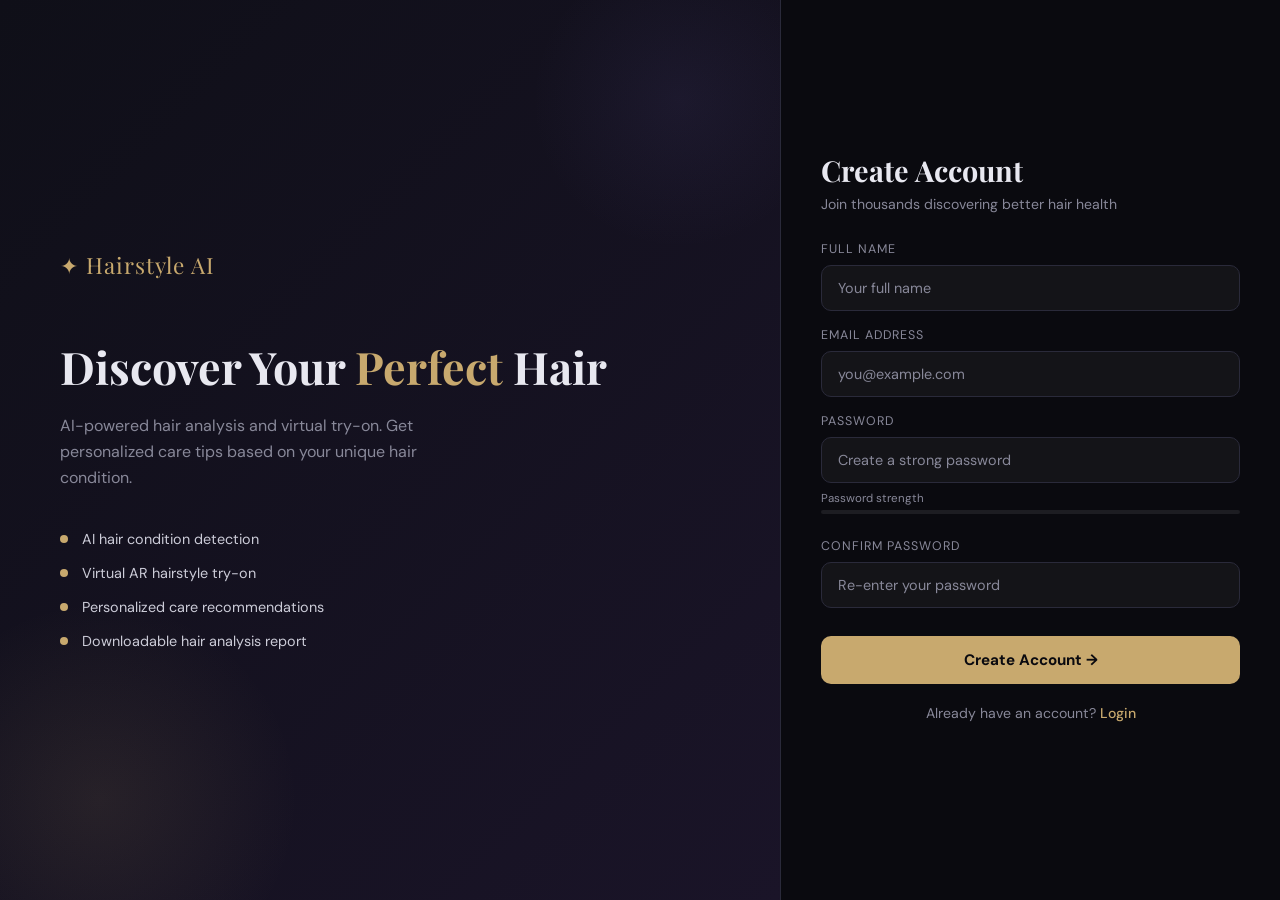
<file: frontend/signup.html>
<!DOCTYPE html>
<html lang="en">
<head>
  <meta charset="UTF-8">
  <meta name="viewport" content="width=device-width, initial-scale=1.0">
  <title>Signup - Hairstyle AI</title>
  <link href="https://fonts.googleapis.com/css2?family=Playfair+Display:wght@400;700&family=DM+Sans:wght@300;400;500&display=swap" rel="stylesheet">
  <style>
    :root {
      --bg: #0a0a0f;
      --card: #13131a;
      --border: #2a2a3a;
      --accent: #c8a96e;
      --accent2: #7c6fcd;
      --text: #e8e8f0;
      --muted: #888899;
    }

    * { margin: 0; padding: 0; box-sizing: border-box; }

    body {
      background: var(--bg);
      min-height: 100vh;
      display: flex;
      font-family: 'DM Sans', sans-serif;
      overflow: hidden;
    }

    /* Left Panel */
    .left {
      flex: 1;
      background: linear-gradient(135deg, #0f0f18 0%, #1a1428 100%);
      display: flex;
      flex-direction: column;
      justify-content: center;
      padding: 60px;
      position: relative;
      overflow: hidden;
    }

    .left::before {
      content: '';
      position: absolute;
      width: 400px; height: 400px;
      background: radial-gradient(circle, rgba(200,169,110,0.1) 0%, transparent 70%);
      bottom: -100px; left: -100px;
    }

    .left::after {
      content: '';
      position: absolute;
      width: 300px; height: 300px;
      background: radial-gradient(circle, rgba(124,111,205,0.08) 0%, transparent 70%);
      top: -50px; right: -50px;
    }

    .left-content { position: relative; z-index: 1; }

    .brand {
      font-family: 'Playfair Display', serif;
      font-size: 1.4rem;
      color: var(--accent);
      letter-spacing: 1px;
      margin-bottom: 60px;
    }

    .left h1 {
      font-family: 'Playfair Display', serif;
      font-size: 2.8rem;
      color: var(--text);
      line-height: 1.2;
      margin-bottom: 20px;
    }

    .left h1 span { color: var(--accent); }

    .left p {
      color: var(--muted);
      font-size: 1rem;
      line-height: 1.6;
      max-width: 380px;
      margin-bottom: 40px;
    }

    .features { display: flex; flex-direction: column; gap: 16px; }

    .feature {
      display: flex;
      align-items: center;
      gap: 14px;
      color: #ccccd8;
      font-size: 0.9rem;
    }

    .feature-dot {
      width: 8px; height: 8px;
      border-radius: 50%;
      background: var(--accent);
      flex-shrink: 0;
    }

    /* Right Panel */
    .right {
      width: 500px;
      display: flex;
      align-items: center;
      justify-content: center;
      padding: 40px;
      background: var(--bg);
      border-left: 1px solid var(--border);
      overflow-y: auto;
    }

    .card { width: 100%; max-width: 420px; }

    .card h2 {
      font-family: 'Playfair Display', serif;
      font-size: 1.8rem;
      color: var(--text);
      margin-bottom: 6px;
    }

    .card > p {
      color: var(--muted);
      font-size: 0.88rem;
      margin-bottom: 28px;
    }

    .input-group { margin-bottom: 16px; }

    .input-group label {
      display: block;
      font-size: 0.78rem;
      text-transform: uppercase;
      letter-spacing: 1px;
      color: var(--muted);
      margin-bottom: 8px;
    }

    .input-group input {
      width: 100%;
      padding: 13px 16px;
      background: rgba(255,255,255,0.04);
      border: 1px solid var(--border);
      border-radius: 10px;
      color: var(--text);
      font-family: 'DM Sans', sans-serif;
      font-size: 0.9rem;
      outline: none;
      transition: border-color 0.2s;
    }

    .input-group input:focus { border-color: var(--accent); }
    .input-group input::placeholder { color: var(--muted); }

    /* ===== PASSWORD STRENGTH METER ===== */
    .strength-wrap {
      margin-top: 8px;
    }

    .strength-bar-bg {
      height: 4px;
      background: rgba(255,255,255,0.08);
      border-radius: 10px;
      overflow: hidden;
      margin-bottom: 6px;
    }

    #strengthMeter {
      height: 100%;
      width: 0%;
      border-radius: 10px;
      transition: all 0.3s ease;
    }

    .strength-top {
      display: flex;
      justify-content: space-between;
      align-items: center;
      margin-bottom: 4px;
    }

    #strengthLabel {
      font-size: 0.75rem;
      font-weight: 600;
      color: var(--muted);
      transition: color 0.3s;
    }

    #passwordRules {
      display: grid;
      grid-template-columns: 1fr 1fr;
      gap: 4px 12px;
      font-size: 0.75rem;
      margin-top: 8px;
      line-height: 1.6;
    }

    /* Button */
    .btn-signup {
      width: 100%;
      padding: 14px;
      background: var(--accent);
      color: #0a0a0f;
      border: none;
      border-radius: 10px;
      font-family: 'DM Sans', sans-serif;
      font-size: 0.95rem;
      font-weight: 700;
      cursor: pointer;
      margin-top: 12px;
      transition: all 0.2s;
    }

    .btn-signup:hover {
      background: #d4b87a;
      transform: translateY(-1px);
      box-shadow: 0 8px 25px rgba(200,169,110,0.25);
    }

    .switch {
      text-align: center;
      margin-top: 20px;
      font-size: 0.85rem;
      color: var(--muted);
    }

    .switch a {
      color: var(--accent);
      text-decoration: none;
      font-weight: 500;
    }

    @media (max-width: 768px) {
      body { flex-direction: column; overflow: auto; }
      .left { padding: 40px 30px; min-height: 280px; }
      .left h1 { font-size: 2rem; }
      .right { width: 100%; border-left: none; border-top: 1px solid var(--border); }
    }
  </style>
</head>
<body>

<!-- Left Panel -->
<div class="left">
  <div class="left-content">
    <div class="brand">✦ Hairstyle AI</div>
    <h1>Discover Your <span>Perfect</span> Hair</h1>
    <p>AI-powered hair analysis and virtual try-on. Get personalized care tips based on your unique hair condition.</p>
    <div class="features">
      <div class="feature"><div class="feature-dot"></div>AI hair condition detection</div>
      <div class="feature"><div class="feature-dot"></div>Virtual AR hairstyle try-on</div>
      <div class="feature"><div class="feature-dot"></div>Personalized care recommendations</div>
      <div class="feature"><div class="feature-dot"></div>Downloadable hair analysis report</div>
    </div>
  </div>
</div>

<!-- Right Panel -->
<div class="right">
  <div class="card">
    <h2>Create Account</h2>
    <p>Join thousands discovering better hair health</p>

    <div class="input-group">
      <label>Full Name</label>
      <input type="text" id="name" placeholder="Your full name">
    </div>

    <div class="input-group">
      <label>Email Address</label>
      <input type="email" id="email" placeholder="you@example.com">
    </div>

    <div class="input-group">
      <label>Password</label>
      <input type="password" id="password" placeholder="Create a strong password">
      <!-- Strength Meter -->
      <div class="strength-wrap">
        <div class="strength-top">
          <span style="font-size:0.72rem; color:var(--muted);">Password strength</span>
          <span id="strengthLabel"></span>
        </div>
        <div class="strength-bar-bg">
          <div id="strengthMeter"></div>
        </div>
        <div id="passwordRules"></div>
      </div>
    </div>

    <div class="input-group">
      <label>Confirm Password</label>
      <input type="password" id="confirmPassword" placeholder="Re-enter your password">
    </div>

    <button class="btn-signup" onclick="signup()">Create Account →</button>

    <p class="switch">
      Already have an account? <a href="login.html">Login</a>
    </p>
  </div>
</div>

<script src="../js/auth.js"></script>
</body>
</html>
</file>
